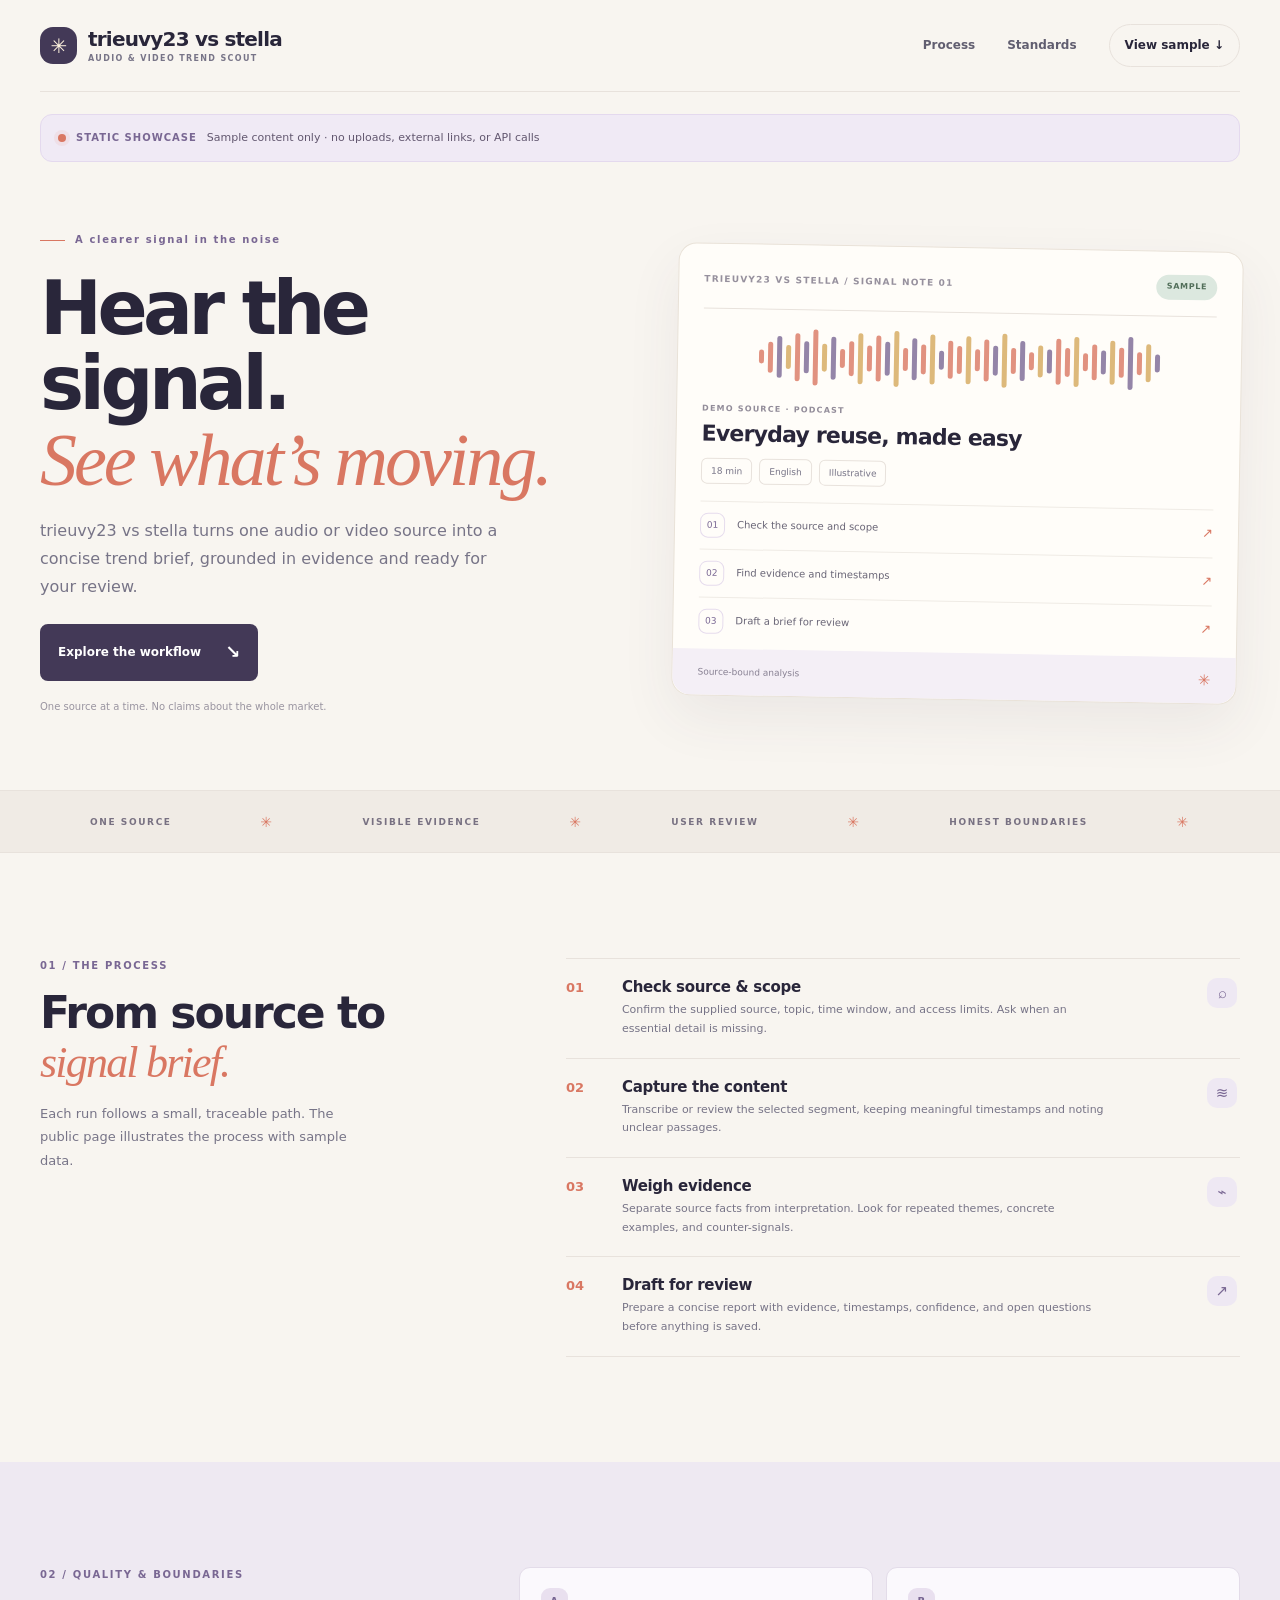
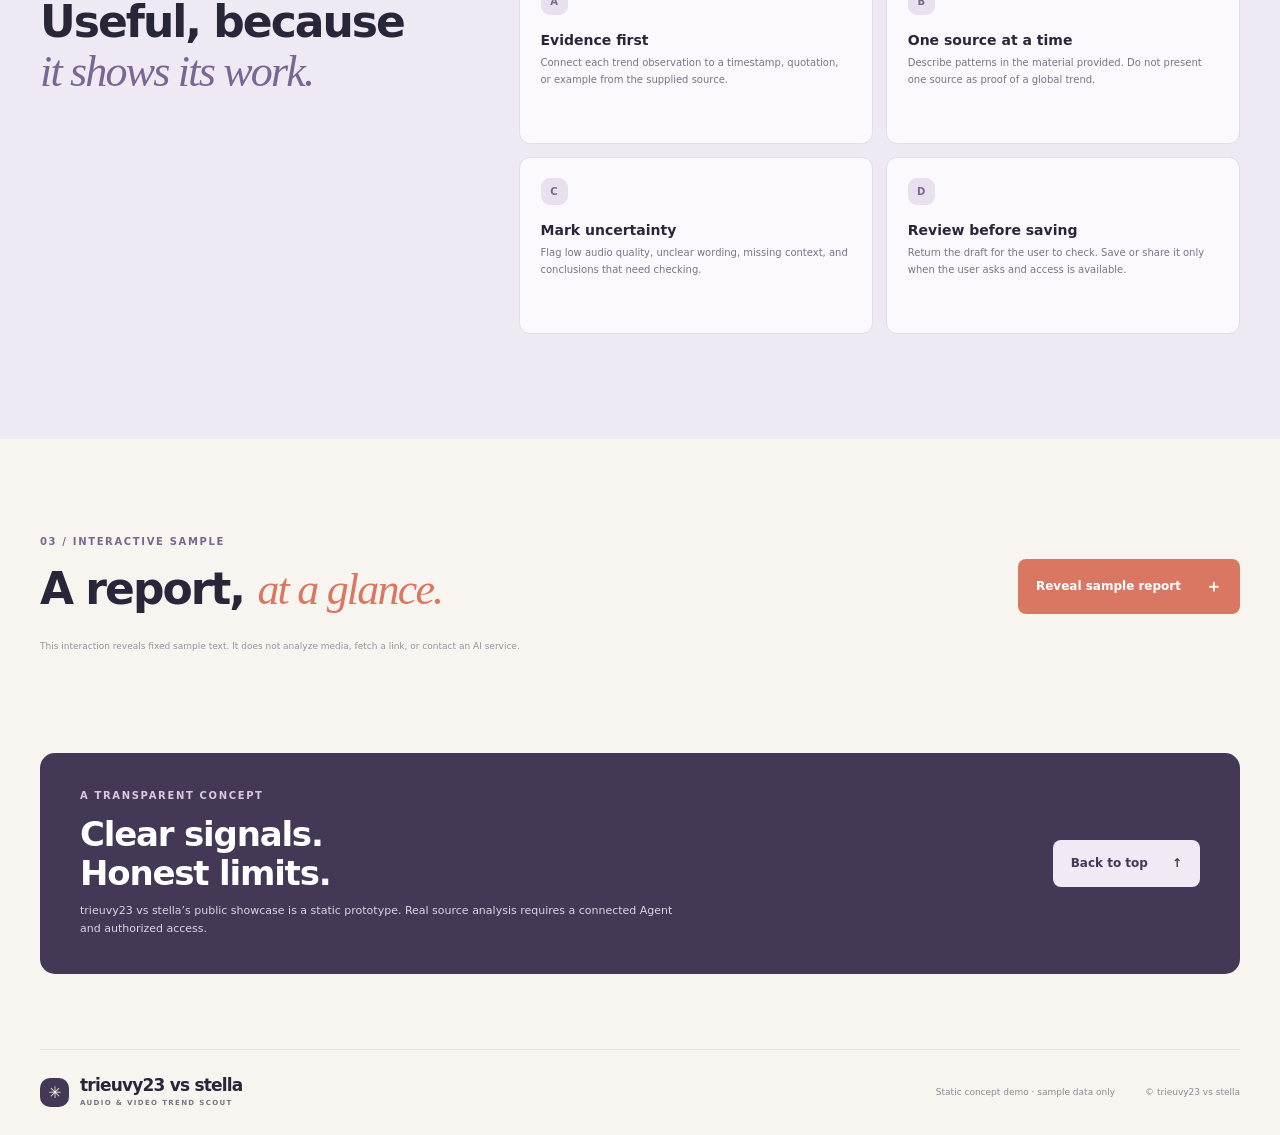
<file: index.html>
<!doctype html>
<html lang="en">
<head>
  <meta charset="utf-8">
  <meta name="viewport" content="width=device-width, initial-scale=1">
  <meta name="theme-color" content="#f8f5f0">
  <meta name="description" content="trieuvy23 vs stella turns one audio or video source into a clear, evidence-led trend report for review.">
  <title>trieuvy23 vs stella — Audio & Video Trend Scout</title>
  <link rel="stylesheet" href="style.css">
  <script src="app.js" defer></script>
</head>
<body>
  <header class="site-header wrap">
    <a class="brand" href="#top" aria-label="trieuvy23 vs stella home"><span class="brand-mark" aria-hidden="true">✳</span><span>trieuvy23 vs stella<small> AUDIO & VIDEO TREND SCOUT</small></span></a>
    <nav aria-label="Main navigation">
      <a href="#process">Process</a>
      <a href="#standards">Standards</a>
      <a class="nav-cta" href="#demo">View sample ↓</a>
    </nav>
  </header>

  <main id="top">
    <div class="notice wrap"><span class="status-dot"></span><strong>STATIC SHOWCASE</strong><span>Sample content only · no uploads, external links, or API calls</span></div>

    <section class="hero wrap" aria-labelledby="hero-title">
      <div class="hero-copy">
        <p class="eyebrow"><span></span> A clearer signal in the noise</p>
        <h1 id="hero-title">Hear the signal.<br><em>See what’s moving.</em></h1>
        <p class="hero-text">trieuvy23 vs stella turns one audio or video source into a concise trend brief, grounded in evidence and ready for your review.</p>
        <a class="button primary-button" href="#process">Explore the workflow <span aria-hidden="true">↘</span></a>
        <p class="hero-footnote">One source at a time. No claims about the whole market.</p>
      </div>
      <div class="signal-card" aria-label="Illustration of an audio trend report">
        <div class="signal-card-top"><span>TRIEUVY23 VS STELLA / SIGNAL NOTE 01</span><span class="badge">SAMPLE</span></div>
        <div class="waveform" aria-hidden="true"><i></i><i></i><i></i><i></i><i></i><i></i><i></i><i></i><i></i><i></i><i></i><i></i><i></i><i></i><i></i><i></i><i></i><i></i><i></i><i></i><i></i><i></i><i></i><i></i><i></i><i></i><i></i><i></i><i></i><i></i><i></i><i></i><i></i><i></i><i></i><i></i><i></i><i></i><i></i><i></i><i></i><i></i><i></i><i></i><i></i></div>
        <p class="card-kicker">DEMO SOURCE · PODCAST</p>
        <h2>Everyday reuse, made easy</h2>
        <div class="meta-row"><span>18 min</span><span>English</span><span>Illustrative</span></div>
        <div class="signal-item"><span class="signal-index">01</span><span>Check the source and scope</span><span class="signal-mark">↗</span></div>
        <div class="signal-item"><span class="signal-index">02</span><span>Find evidence and timestamps</span><span class="signal-mark">↗</span></div>
        <div class="signal-item"><span class="signal-index">03</span><span>Draft a brief for review</span><span class="signal-mark">↗</span></div>
        <div class="card-foot"><span>Source-bound analysis</span><span>✳</span></div>
      </div>
    </section>

    <div class="ticker" aria-label="trieuvy23 vs stella principles"><div class="ticker-inner"><span>ONE SOURCE</span><b>✳</b><span>VISIBLE EVIDENCE</span><b>✳</b><span>USER REVIEW</span><b>✳</b><span>HONEST BOUNDARIES</span><b>✳</b></div></div>

    <section class="process wrap section" id="process">
      <div class="section-intro"><p class="eyebrow">01 / THE PROCESS</p><h2>From source to<br><em>signal brief.</em></h2><p>Each run follows a small, traceable path. The public page illustrates the process with sample data.</p></div>
      <div class="process-list">
        <article class="process-step"><span class="step-no">01</span><div><h3>Check source & scope</h3><p>Confirm the supplied source, topic, time window, and access limits. Ask when an essential detail is missing.</p></div><span class="step-icon">⌕</span></article>
        <article class="process-step"><span class="step-no">02</span><div><h3>Capture the content</h3><p>Transcribe or review the selected segment, keeping meaningful timestamps and noting unclear passages.</p></div><span class="step-icon">≋</span></article>
        <article class="process-step"><span class="step-no">03</span><div><h3>Weigh evidence</h3><p>Separate source facts from interpretation. Look for repeated themes, concrete examples, and counter-signals.</p></div><span class="step-icon">⌁</span></article>
        <article class="process-step"><span class="step-no">04</span><div><h3>Draft for review</h3><p>Prepare a concise report with evidence, timestamps, confidence, and open questions before anything is saved.</p></div><span class="step-icon">↗</span></article>
      </div>
    </section>

    <section class="standards section" id="standards">
      <div class="wrap standards-inner">
        <div class="section-intro"><p class="eyebrow">02 / QUALITY & BOUNDARIES</p><h2>Useful, because<br><em>it shows its work.</em></h2></div>
        <div class="standard-grid">
          <article><span class="standard-icon">A</span><h3>Evidence first</h3><p>Connect each trend observation to a timestamp, quotation, or example from the supplied source.</p></article>
          <article><span class="standard-icon">B</span><h3>One source at a time</h3><p>Describe patterns in the material provided. Do not present one source as proof of a global trend.</p></article>
          <article><span class="standard-icon">C</span><h3>Mark uncertainty</h3><p>Flag low audio quality, unclear wording, missing context, and conclusions that need checking.</p></article>
          <article><span class="standard-icon">D</span><h3>Review before saving</h3><p>Return the draft for the user to check. Save or share it only when the user asks and access is available.</p></article>
        </div>
      </div>
    </section>

    <section class="demo wrap section" id="demo">
      <div class="demo-heading"><div><p class="eyebrow">03 / INTERACTIVE SAMPLE</p><h2>A report, <em>at a glance.</em></h2></div><button class="button sample-button" id="show-sample" type="button" aria-expanded="false" aria-controls="sample-report">Reveal sample report <span aria-hidden="true">＋</span></button></div>
      <div class="demo-card" id="sample-report" hidden>
        <div class="demo-card-head"><span class="badge">PRELOADED SAMPLE</span><span>Illustrative source · 18:04</span></div>
        <h3>Reusable packaging moves from niche to routine</h3>
        <p class="demo-summary">The sample source frames reuse as a practical everyday choice, emphasizing convenience, clear return points, and familiar routines.</p>
        <div class="evidence-row"><span class="timecode">04:12</span><p><b>Convenience is the hook.</b> The speaker links repeat use to an easy return process. <small>Sample paraphrase · verify against source</small></p></div>
        <div class="evidence-row"><span class="timecode">11:36</span><p><b>Routine beats novelty.</b> Reuse is described as more attractive when it fits an existing habit. <small>Sample paraphrase · verify against source</small></p></div>
        <div class="demo-tags"><span>Confidence: illustrative</span><span>Source scope: one sample</span><span>Needs human review</span></div>
      </div>
      <p class="demo-disclaimer">This interaction reveals fixed sample text. It does not analyze media, fetch a link, or contact an AI service.</p>
    </section>

    <section class="closing wrap"><div><p class="eyebrow">A TRANSPARENT CONCEPT</p><h2>Clear signals.<br>Honest limits.</h2><p>trieuvy23 vs stella’s public showcase is a static prototype. Real source analysis requires a connected Agent and authorized access.</p></div><a href="#top" class="button closing-button">Back to top <span aria-hidden="true">↑</span></a></section>
  </main>

  <footer class="site-footer wrap"><a class="brand" href="#top"><span class="brand-mark" aria-hidden="true">✳</span><span>trieuvy23 vs stella<small>AUDIO & VIDEO TREND SCOUT</small></span></a><span>Static concept demo · sample data only</span><span>© trieuvy23 vs stella</span></footer>
</body>
</html>
</file>
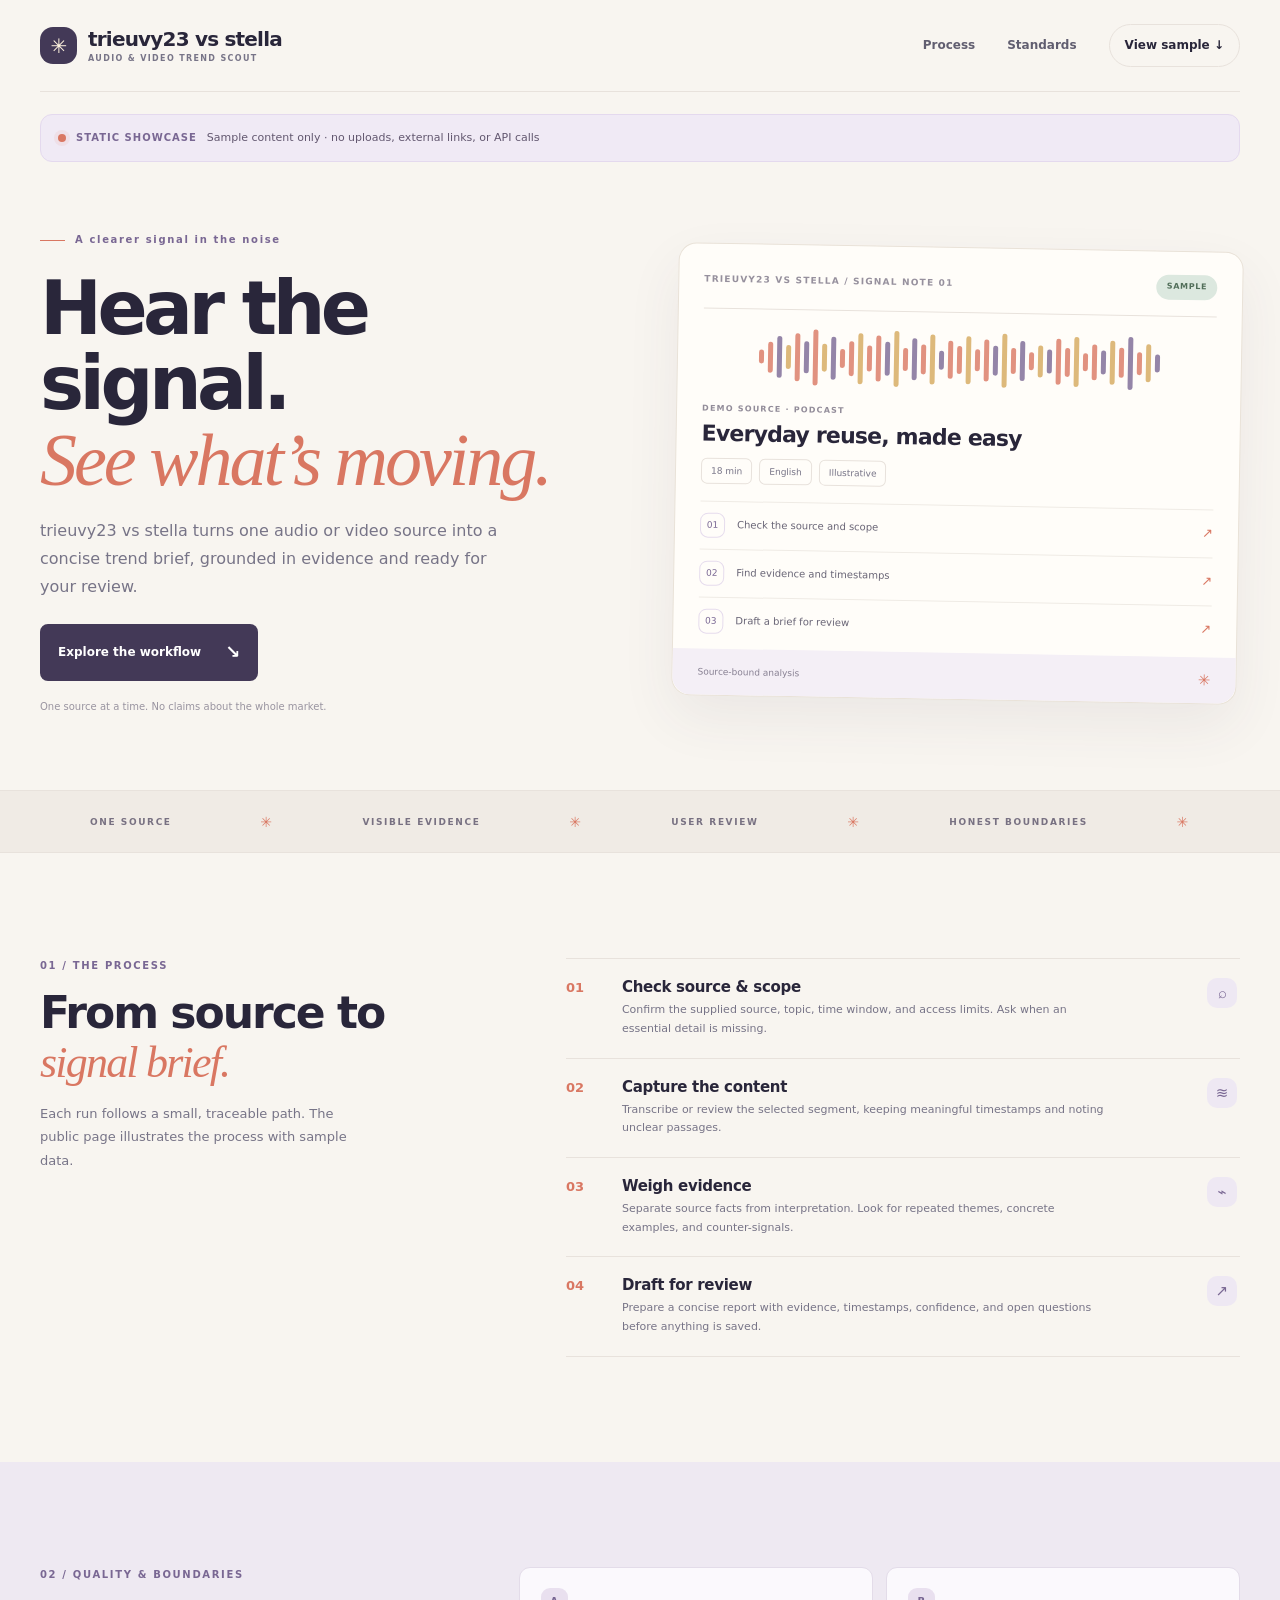
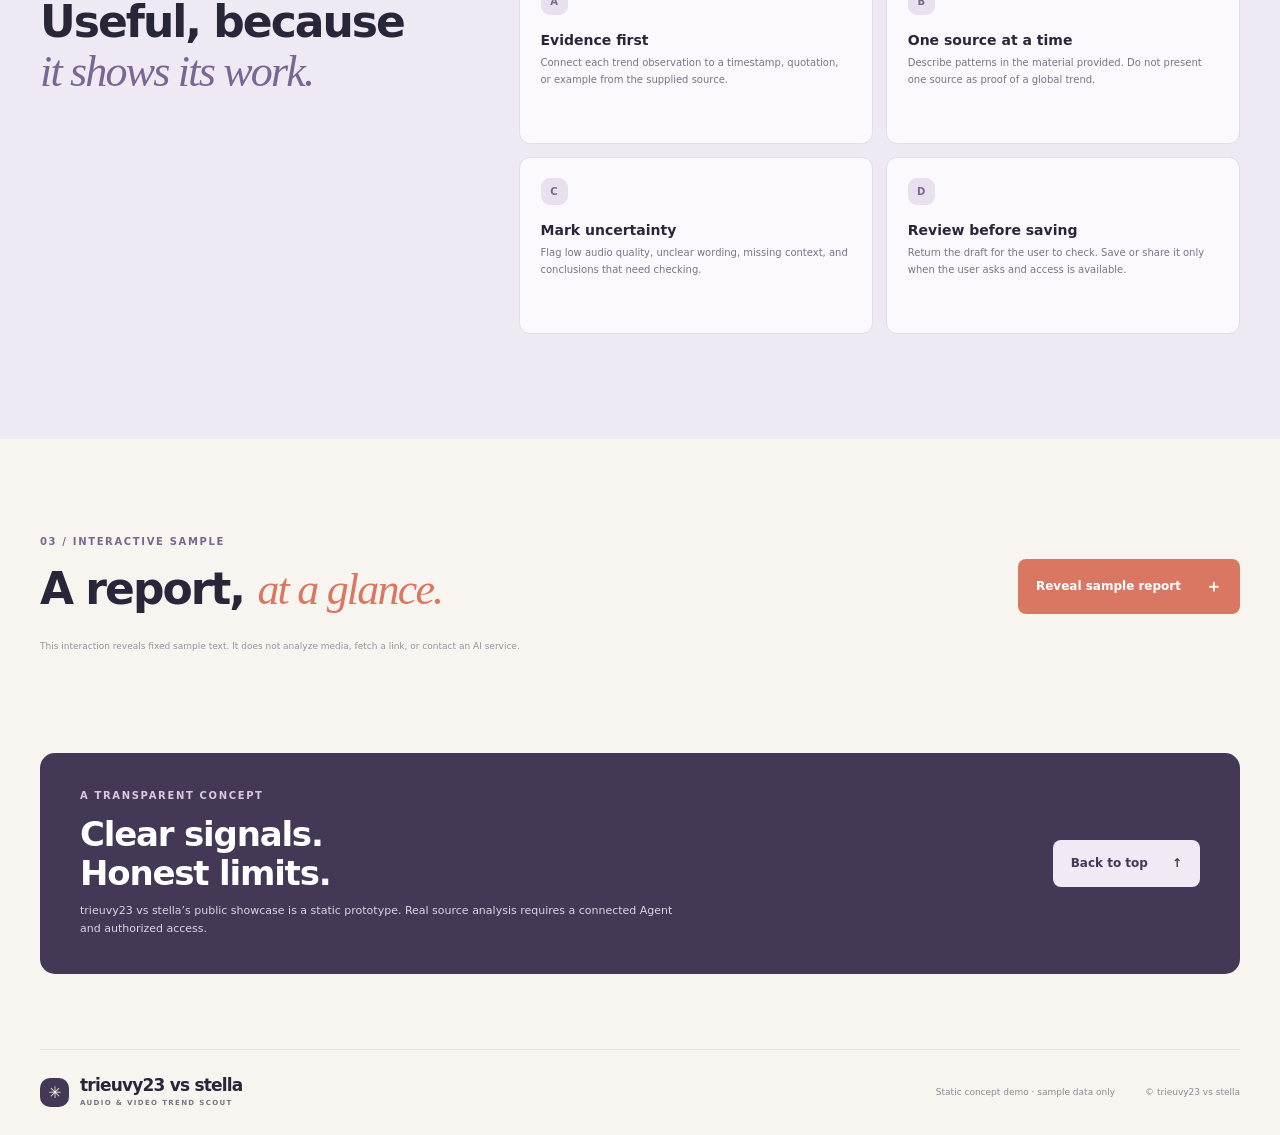
<file: workbench.html>
<!doctype html>
<html lang="en">
<head>
  <meta charset="utf-8">
  <meta name="viewport" content="width=device-width, initial-scale=1">
  <meta http-equiv="refresh" content="0; url=index.html#process">
  <title>trieuvy23 vs stella — Workflow</title>
</head>
<body>
  <p>The old workspace link now points to trieuvy23 vs stella's workflow. <a href="index.html#process">Open the trieuvy23 vs stella workflow</a>.</p>
</body>
</html>
</file>
<file: style.css>
:root{--ink:#29263a;--muted:#777487;--paper:#f8f5f0;--white:#fffdf9;--line:#e8e2dc;--plum:#433957;--lilac:#eae3f2;--lilac-deep:#796793;--coral:#d97762;--gold:#d5a85b;--sage:#dce8df;--sans:'Segoe UI',system-ui,Arial,sans-serif;--display:'Segoe UI',system-ui,Arial,sans-serif}*{box-sizing:border-box}html{scroll-behavior:smooth;scroll-padding-top:90px}body{margin:0;color:var(--ink);background:var(--paper);font:15px/1.6 var(--sans)}a{color:inherit;text-decoration:none}button{font:inherit}.wrap{width:min(1200px,calc(100% - 56px));margin-inline:auto}.site-header{height:92px;display:flex;align-items:center;justify-content:space-between;border-bottom:1px solid var(--line)}.brand{display:inline-flex;align-items:center;gap:11px;font:800 20px var(--display);letter-spacing:-.8px}.brand>span:last-child{display:flex;flex-direction:column;line-height:1}.brand small{margin-top:5px;color:var(--muted);font:700 8px var(--sans);letter-spacing:1.35px}.brand-mark{width:37px;height:37px;border-radius:13px;background:var(--plum);color:#fff4df;display:grid;place-items:center;font-size:20px}.site-header nav{display:flex;align-items:center;gap:32px;color:#615e70;font-size:12px;font-weight:600}.site-header nav a:hover{color:var(--coral)}.nav-cta{padding:11px 15px;border:1px solid var(--line);border-radius:999px;color:var(--ink)}.notice{margin-top:22px;min-height:48px;display:flex;align-items:center;gap:10px;padding:10px 17px;background:#f0eaf5;border:1px solid #e4d9ee;border-radius:12px;color:#62576f;font-size:11px}.notice strong{color:var(--lilac-deep);font-size:10px;letter-spacing:1px}.status-dot{width:8px;height:8px;border-radius:50%;background:var(--coral);box-shadow:0 0 0 4px #d9776218}.hero{min-height:590px;padding:70px 0 75px;display:grid;grid-template-columns:1fr 1fr;align-items:center;gap:70px}.eyebrow{margin:0;color:var(--lilac-deep);font-size:10px;font-weight:700;letter-spacing:1.65px}.hero .eyebrow{display:flex;align-items:center;gap:10px}.hero .eyebrow span{width:25px;height:1px;background:var(--coral)}h1,h2,h3,p{margin-top:0}.hero h1{margin:23px 0 19px;font:700 clamp(48px,6vw,74px)/1.02 var(--display);letter-spacing:-4.5px}.hero h1 em,.section-intro h2 em,.demo-heading h2 em{color:var(--coral);font-family:Georgia,serif;font-weight:400;letter-spacing:-3px}.hero-text{max-width:470px;margin-bottom:23px;color:var(--muted);font-size:16px;line-height:1.75}.button{display:inline-flex;align-items:center;justify-content:center;gap:24px;border:0;border-radius:8px;padding:14px 18px;font-size:12px;font-weight:700;cursor:pointer;transition:transform .18s,background .18s}.button:hover{transform:translateY(-2px)}.primary-button{background:var(--plum);color:white}.primary-button:hover{background:#5b4d72}.primary-button span{font-size:18px}.hero-footnote{margin:18px 0 0;color:#9994a0;font-size:10px}.signal-card{position:relative;padding:23px 25px 0;background:#fffdf9;border:1px solid #e9e2d8;border-radius:18px;box-shadow:0 22px 55px #45395712;transform:rotate(1deg)}.signal-card-top,.card-foot,.demo-card-head{display:flex;align-items:center;justify-content:space-between}.signal-card-top{padding-bottom:16px;border-bottom:1px solid var(--line);color:#96909d;font-size:9px;font-weight:700;letter-spacing:1.2px}.badge{padding:6px 10px;border-radius:99px;background:var(--sage);color:#516e59;font-size:8px;font-weight:700;letter-spacing:.7px}.waveform{height:65px;display:flex;align-items:center;justify-content:center;gap:4px;margin:15px 0 14px}.waveform i{width:5px;height:var(--h,20px);border-radius:8px;background:var(--coral);opacity:.8}.waveform i:nth-child(3n){background:var(--lilac-deep)}.waveform i:nth-child(4n){background:var(--gold)}.waveform i:nth-child(1){--h:14px}.waveform i:nth-child(2){--h:31px}.waveform i:nth-child(3){--h:42px}.waveform i:nth-child(4){--h:24px}.waveform i:nth-child(5){--h:48px}.waveform i:nth-child(6){--h:32px}.waveform i:nth-child(7){--h:56px}.waveform i:nth-child(8){--h:28px}.waveform i:nth-child(9){--h:43px}.waveform i:nth-child(10){--h:19px}.waveform i:nth-child(11){--h:35px}.waveform i:nth-child(12){--h:51px}.waveform i:nth-child(13){--h:26px}.waveform i:nth-child(14){--h:46px}.waveform i:nth-child(15){--h:34px}.waveform i:nth-child(16){--h:56px}.waveform i:nth-child(17){--h:23px}.waveform i:nth-child(18){--h:42px}.waveform i:nth-child(19){--h:30px}.waveform i:nth-child(20){--h:50px}.waveform i:nth-child(21){--h:19px}.waveform i:nth-child(22){--h:38px}.waveform i:nth-child(23){--h:28px}.waveform i:nth-child(24){--h:48px}.waveform i:nth-child(25){--h:22px}.waveform i:nth-child(26){--h:42px}.waveform i:nth-child(27){--h:30px}.waveform i:nth-child(28){--h:54px}.waveform i:nth-child(29){--h:26px}.waveform i:nth-child(30){--h:40px}.waveform i:nth-child(31){--h:18px}.waveform i:nth-child(32){--h:32px}.waveform i:nth-child(33){--h:24px}.waveform i:nth-child(34){--h:46px}.waveform i:nth-child(35){--h:29px}.waveform i:nth-child(36){--h:50px}.waveform i:nth-child(37){--h:18px}.waveform i:nth-child(38){--h:36px}.waveform i:nth-child(39){--h:24px}.waveform i:nth-child(40){--h:44px}.waveform i:nth-child(41){--h:30px}.waveform i:nth-child(42){--h:53px}.waveform i:nth-child(43){--h:23px}.waveform i:nth-child(44){--h:38px}.waveform i:nth-child(45){--h:18px}.card-kicker{margin:0 0 5px;color:#928c99;font-size:8px;font-weight:700;letter-spacing:1.2px}.signal-card h2{margin:0 0 12px;font:700 22px var(--display);letter-spacing:-.8px}.meta-row{display:flex;gap:7px;margin-bottom:17px}.meta-row span{padding:5px 9px;border:1px solid var(--line);border-radius:6px;color:#777487;font-size:9px}.signal-item{display:flex;align-items:center;gap:12px;padding:11px 0;border-top:1px solid #efebe5;color:#696576;font-size:10px}.signal-index{width:25px;height:25px;border:1px solid #e6dced;border-radius:8px;display:grid;place-items:center;color:var(--lilac-deep);font-size:9px}.signal-item>span:nth-child(2){flex:1}.signal-mark{color:var(--coral);font-size:13px}.card-foot{margin:4px -25px 0;padding:11px 25px;background:#f4eff6;border-radius:0 0 18px 18px;color:#888193;font-size:9px}.card-foot span+span{color:var(--coral);font-size:15px}.ticker{overflow:hidden;border-block:1px solid var(--line);background:#f0ebe5}.ticker-inner{width:min(1100px,calc(100% - 56px));height:61px;margin:auto;display:flex;align-items:center;justify-content:space-between;color:#787182;font-size:9px;font-weight:700;letter-spacing:1.6px}.ticker-inner b{color:var(--coral);font-size:14px}.section{padding-top:105px;padding-bottom:105px}.process{display:grid;grid-template-columns:.78fr 1.22fr;gap:95px}.section-intro h2,.demo-heading h2{margin:14px 0;font:700 44px/1.12 var(--display);letter-spacing:-2px}.section-intro h2 em,.demo-heading h2 em{letter-spacing:-1.8px}.section-intro>p:last-child{max-width:320px;color:var(--muted);font-size:13px;line-height:1.8}.process-list{border-top:1px solid var(--line)}.process-step{display:grid;grid-template-columns:42px 1fr 33px;gap:14px;align-items:start;padding:19px 0;border-bottom:1px solid var(--line)}.step-no{padding-top:2px;color:var(--coral);font:600 13px var(--display)}.process-step h3{margin:0 0 5px;font:700 15px var(--display);letter-spacing:-.3px}.process-step p{max-width:490px;margin:0;color:var(--muted);font-size:11px;line-height:1.7}.step-icon{width:30px;height:30px;border-radius:10px;background:#eee8f3;color:var(--lilac-deep);display:grid;place-items:center;font-size:15px}.standards{background:#eee9f2}.standards-inner{display:grid;grid-template-columns:.7fr 1.3fr;gap:90px;align-items:start}.standards .section-intro h2 em{color:#796793}.standard-grid{display:grid;grid-template-columns:1fr 1fr;gap:13px}.standard-grid article{min-height:177px;padding:20px 21px;background:#fbf9fd;border:1px solid #e3dce9;border-radius:11px}.standard-icon{width:27px;height:27px;border-radius:9px;background:#e9e0ef;color:#796793;display:grid;place-items:center;font:700 10px var(--display)}.standard-grid h3{margin:17px 0 6px;font:700 14px var(--display)}.standard-grid p{margin:0;color:#777487;font-size:10px;line-height:1.7}.demo{padding-top:95px;padding-bottom:100px}.demo-heading{display:flex;align-items:end;justify-content:space-between;gap:20px;margin-bottom:25px}.demo-heading h2{margin-bottom:0}.sample-button{background:var(--coral);color:white}.sample-button:hover{background:#bd634f}.sample-button span{font-size:17px}.demo-card{padding:26px 30px 22px;background:var(--white);border:1px solid var(--line);border-radius:14px;box-shadow:0 12px 35px #4539570c}.demo-card-head{color:#97909b;font-size:9px}.demo-card h3{margin:21px 0 7px;font:700 22px var(--display);letter-spacing:-.7px}.demo-summary{max-width:800px;margin:0 0 18px;color:var(--muted);font-size:12px}.evidence-row{display:grid;grid-template-columns:58px 1fr;gap:16px;padding:14px 0;border-top:1px solid var(--line)}.timecode{color:var(--lilac-deep);font:700 11px var(--display)}.evidence-row p{margin:0;color:#5d5b6b;font-size:11px}.evidence-row small{display:block;margin-top:4px;color:#a19aa5;font-size:9px}.demo-tags{display:flex;flex-wrap:wrap;gap:8px;margin-top:10px}.demo-tags span{padding:6px 9px;border-radius:6px;background:#f3eef6;color:#766c83;font-size:9px}.demo-disclaimer{margin:13px 0 0;color:#9892a0;font-size:9px}.closing{margin-bottom:75px;padding:35px 40px;border-radius:15px;background:var(--plum);color:white;display:flex;align-items:center;justify-content:space-between;gap:25px}.closing .eyebrow{color:#d7c9df}.closing h2{margin:11px 0 8px;font:700 34px/1.15 var(--display);letter-spacing:-1.2px}.closing>div>p:last-child{max-width:600px;margin:0;color:#dbd4e1;font-size:11px;line-height:1.7}.closing-button{flex:none;background:#f1e9f4;color:var(--plum)}.site-footer{min-height:86px;display:flex;align-items:center;justify-content:space-between;border-top:1px solid var(--line);color:#8f8996;font-size:9px}.site-footer .brand{color:var(--ink);font-size:17px}.site-footer .brand-mark{width:29px;height:29px;border-radius:10px;font-size:16px}.site-footer .brand small{font-size:7px}.site-footer>span:nth-child(2){margin-left:auto;margin-right:30px} [hidden]{display:none!important}
@media(max-width:850px){.hero{gap:35px}.hero h1{font-size:57px;letter-spacing:-3px}.process,.standards-inner{gap:45px}.section-intro h2,.demo-heading h2{font-size:38px}}
@media(max-width:650px){.wrap{width:calc(100% - 36px)}.site-header{height:74px}.brand{font-size:15px}.brand-mark{width:32px;height:32px}.site-header nav{gap:8px;font-size:10px}.site-header nav a:not(.nav-cta){display:none}.nav-cta{padding:8px 10px}.notice{align-items:flex-start;flex-wrap:wrap;gap:6px 9px;margin-top:14px;font-size:9px}.notice span:last-child{width:100%;padding-left:17px}.hero{min-height:0;padding:51px 0 55px;grid-template-columns:1fr;gap:36px}.hero h1{font-size:55px;letter-spacing:-3.4px}.hero-text{font-size:14px}.signal-card{max-width:480px;width:100%;margin:auto;padding-inline:19px}.card-foot{margin-inline:-19px;padding-inline:19px}.ticker-inner{width:calc(100% - 36px);height:53px;font-size:7px;letter-spacing:.7px}.ticker-inner b{font-size:11px}.section{padding-top:70px;padding-bottom:72px}.process,.standards-inner{grid-template-columns:1fr;gap:24px}.section-intro h2,.demo-heading h2{font-size:39px}.section-intro>p:last-child{font-size:12px}.process-step{grid-template-columns:31px 1fr 28px;gap:10px;padding:15px 0}.process-step h3{font-size:14px}.process-step p{font-size:10px}.standard-grid{gap:9px}.standard-grid article{min-height:165px;padding:15px}.standard-grid h3{font-size:12px}.standard-grid p{font-size:9px}.demo{padding-top:70px;padding-bottom:72px}.demo-heading{display:block}.sample-button{margin-top:18px}.demo-card{padding:20px 17px}.demo-card h3{font-size:18px}.evidence-row{grid-template-columns:46px 1fr;gap:10px}.closing{margin-bottom:45px;padding:27px 22px;display:block}.closing h2{font-size:30px}.closing-button{margin-top:19px}.site-footer{min-height:75px;gap:12px}.site-footer>span:nth-child(2){display:none}.site-footer>span:last-child{margin-left:auto}}
</file>
